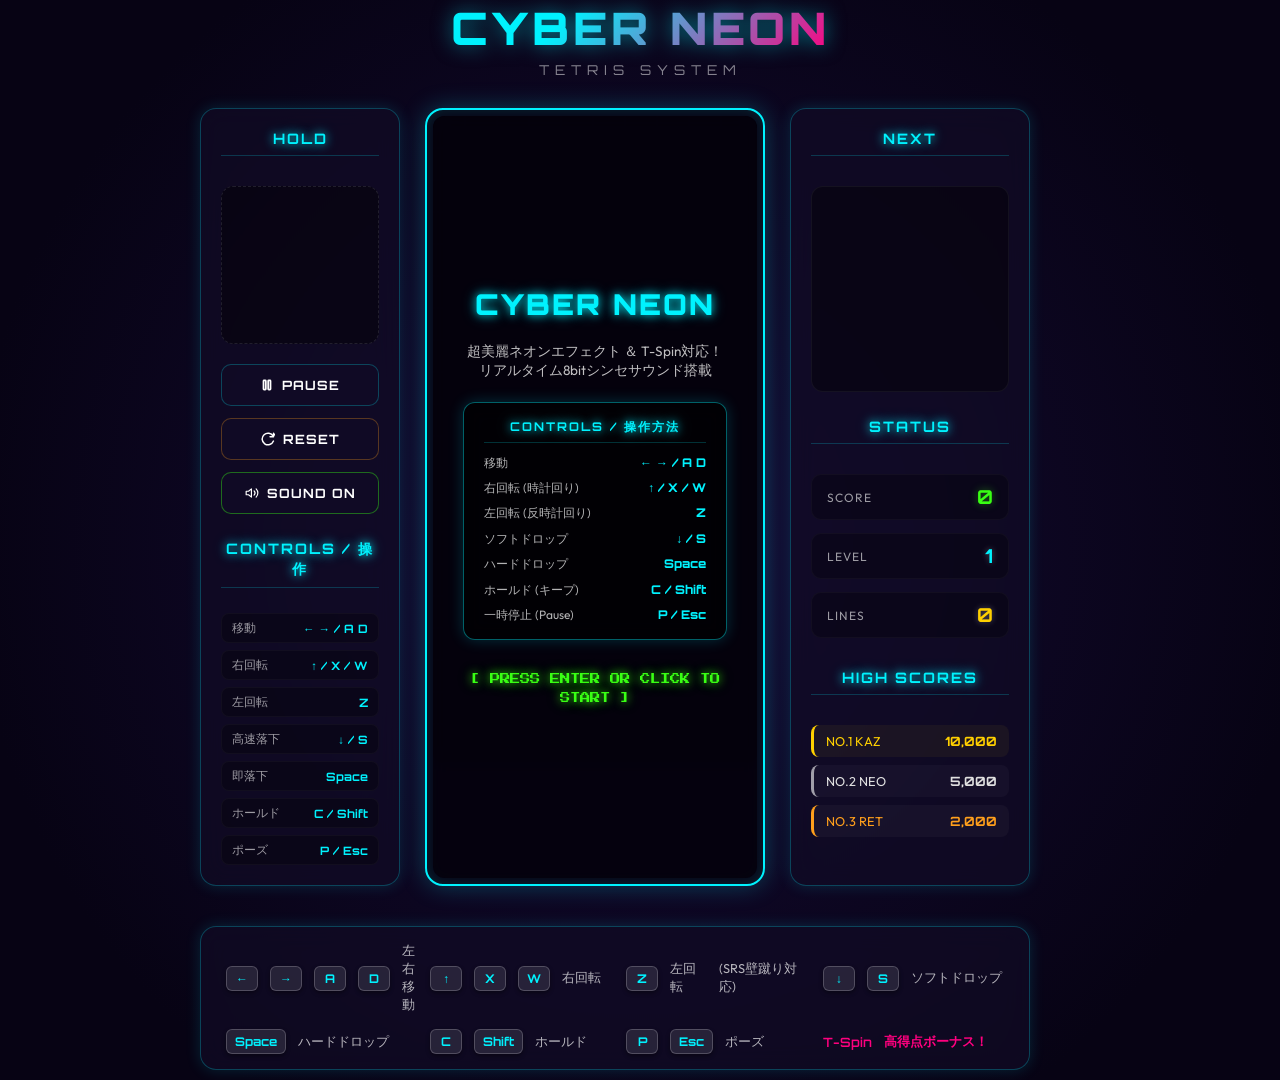
<file: index.html>
<!DOCTYPE html>
<html lang="ja">
<head>
  <meta charset="UTF-8">
  <meta name="viewport" content="width=device-width, initial-scale=1.0">
  <title>CYBER NEON TETRIS - サイバーネオン・テトリス</title>
  <meta name="description" content="T-Spin対応、Web Audio SE、超美麗なサイバーネオンビジュアルを備えたプレミアム・テトリスゲーム。">
  <!-- Google Fonts: Orbitron (SF風), Outfit (全般), Press Start 2P (レトロ感) -->
  <link rel="preconnect" href="https://fonts.googleapis.com">
  <link rel="preconnect" href="https://fonts.gstatic.com" crossorigin>
  <link href="https://fonts.googleapis.com/css2?family=Orbitron:wght@400;700;900&family=Outfit:wght@300;400;600;800&family=Press+Start+2P&display=swap" rel="stylesheet">
  
  <style>
    /* ==========================================================================
       1. DESIGN SYSTEM & BASE STYLES
       ========================================================================== */
    :root {
      --bg-dark: #070314;
      --bg-grid: #0d0824;
      --panel-bg: rgba(18, 12, 38, 0.7);
      --panel-border: rgba(0, 242, 254, 0.25);
      --panel-glow: 0 0 15px rgba(0, 242, 254, 0.15);
      
      /* Neon Accent Colors */
      --cyan: #00f2fe;
      --pink: #ff007f;
      --purple: #9d4edd;
      --blue: #0076ff;
      --orange: #ff9f1c;
      --yellow: #ffd000;
      --green: #39ff14;
      
      /* Neon Glow Text Shadows */
      --text-glow-cyan: 0 0 8px rgba(0, 242, 254, 0.8), 0 0 15px rgba(0, 242, 254, 0.4);
      --text-glow-pink: 0 0 8px rgba(255, 0, 127, 0.8), 0 0 15px rgba(255, 0, 127, 0.4);
      --text-glow-green: 0 0 8px rgba(57, 255, 20, 0.8), 0 0 15px rgba(57, 255, 20, 0.4);
    }

    * {
      box-sizing: border-box;
      margin: 0;
      padding: 0;
    }

    body {
      background-color: var(--bg-dark);
      background-image: 
        radial-gradient(circle at 50% 50%, #150b35 0%, var(--bg-dark) 80%),
        linear-gradient(rgba(255, 255, 255, 0.03) 1px, transparent 1px),
        linear-gradient(90deg, rgba(255, 255, 255, 0.03) 1px, transparent 1px);
      background-size: 100% 100%, 40px 40px, 40px 40px;
      font-family: 'Outfit', sans-serif;
      color: #ffffff;
      min-height: 100vh;
      display: flex;
      flex-direction: column;
      align-items: center;
      justify-content: center;
      overflow-x: hidden;
    }

    /* Header styling with neon flash pulse */
    header {
      text-align: center;
      margin-bottom: 20px;
      z-index: 10;
    }

    h1 {
      font-family: 'Orbitron', sans-serif;
      font-weight: 900;
      font-size: 2.8rem;
      letter-spacing: 4px;
      background: linear-gradient(135deg, var(--cyan) 30%, var(--pink) 100%);
      -webkit-background-clip: text;
      -webkit-text-fill-color: transparent;
      filter: drop-shadow(0 0 10px rgba(0, 242, 254, 0.5));
      animation: neon-pulse 2s infinite alternate;
    }

    .subtitle {
      font-family: 'Orbitron', sans-serif;
      font-size: 0.85rem;
      letter-spacing: 6px;
      color: rgba(255, 255, 255, 0.5);
      text-transform: uppercase;
      margin-top: 5px;
    }

    /* ==========================================================================
       2. LAYOUT & CONTAINERS
       ========================================================================== */
    .game-wrapper {
      display: grid;
      grid-template-columns: 200px 340px 240px;
      gap: 25px;
      max-width: 900px;
      width: 100%;
      padding: 10px;
      z-index: 5;
    }

    /* Glassmorphism Panel base */
    .glass-panel {
      background: var(--panel-bg);
      border: 1px solid var(--panel-border);
      box-shadow: var(--panel-glow);
      border-radius: 16px;
      backdrop-filter: blur(12px);
      -webkit-backdrop-filter: blur(12px);
      padding: 20px;
      display: flex;
      flex-direction: column;
      align-items: center;
      transition: all 0.3s ease;
    }

    .glass-panel:hover {
      border-color: rgba(0, 242, 254, 0.5);
      box-shadow: 0 0 20px rgba(0, 242, 254, 0.25);
    }

    .panel-title {
      font-family: 'Orbitron', sans-serif;
      font-weight: 700;
      font-size: 0.9rem;
      letter-spacing: 2px;
      text-transform: uppercase;
      margin-bottom: 15px;
      color: var(--cyan);
      text-shadow: var(--text-glow-cyan);
      border-bottom: 1px solid rgba(0, 242, 254, 0.2);
      width: 100%;
      text-align: center;
      padding-bottom: 8px;
    }

    /* ==========================================================================
       3. LEFT COLUMN (HOLD & CONTROLS)
       ========================================================================== */
    .left-col {
      gap: 20px;
    }

    .hold-container {
      width: 100%;
      aspect-ratio: 1;
      background: rgba(0, 0, 0, 0.4);
      border-radius: 12px;
      border: 1px dashed rgba(255, 255, 255, 0.1);
      display: flex;
      align-items: center;
      justify-content: center;
      position: relative;
    }

    .hold-canvas {
      width: 100%;
      height: 100%;
    }

    .control-buttons {
      display: flex;
      flex-direction: column;
      width: 100%;
      gap: 12px;
    }

    .btn {
      width: 100%;
      padding: 12px;
      border-radius: 10px;
      border: 1px solid var(--panel-border);
      background: rgba(18, 12, 38, 0.8);
      color: #ffffff;
      font-family: 'Orbitron', sans-serif;
      font-weight: 700;
      font-size: 0.8rem;
      letter-spacing: 1px;
      cursor: pointer;
      transition: all 0.2s cubic-bezier(0.4, 0, 0.2, 1);
      display: flex;
      align-items: center;
      justify-content: center;
      gap: 8px;
    }

    .btn:hover {
      background: var(--cyan);
      color: var(--bg-dark);
      box-shadow: 0 0 15px rgba(0, 242, 254, 0.6);
      transform: translateY(-2px);
      border-color: transparent;
    }

    .btn:active {
      transform: translateY(0);
    }

    .btn-pink {
      border-color: rgba(255, 0, 127, 0.3);
    }
    .btn-pink:hover {
      background: var(--pink);
      color: #ffffff;
      box-shadow: 0 0 15px rgba(255, 0, 127, 0.6);
    }

    .btn-orange {
      border-color: rgba(255, 159, 28, 0.3);
    }
    .btn-orange:hover {
      background: var(--orange);
      color: var(--bg-dark);
      box-shadow: 0 0 15px rgba(255, 159, 28, 0.6);
    }

    /* ==========================================================================
       4. CENTER COLUMN (PLAYFIELD CANVAS)
       ========================================================================== */
    .center-col {
      padding: 6px;
      position: relative;
      background: rgba(9, 6, 22, 0.95);
      border: 2px solid var(--cyan);
      box-shadow: 0 0 25px rgba(0, 242, 254, 0.25), inset 0 0 15px rgba(0, 242, 254, 0.15);
      border-radius: 18px;
      overflow: hidden;
    }

    /* Screen shake class */
    .shake {
      animation: screen-shake 0.15s cubic-bezier(.36,.07,.19,.97) both;
    }

    .board-canvas {
      display: block;
      border-radius: 12px;
      background: #030107;
      width: 324px;
      height: 648px;
    }

    /* Overlay Screens (Start, Pause, Game Over) */
    .overlay-screen {
      position: absolute;
      top: 6px;
      left: 6px;
      right: 6px;
      bottom: 6px;
      border-radius: 12px;
      background: rgba(5, 2, 14, 0.85);
      backdrop-filter: blur(8px);
      -webkit-backdrop-filter: blur(8px);
      display: flex;
      flex-direction: column;
      align-items: center;
      justify-content: center;
      text-align: center;
      z-index: 20;
      opacity: 0;
      pointer-events: none;
      transition: opacity 0.3s ease;
      padding: 30px;
    }

    .overlay-screen.active {
      opacity: 1;
      pointer-events: all;
    }

    .overlay-title {
      font-family: 'Orbitron', sans-serif;
      font-size: 1.8rem;
      font-weight: 900;
      margin-bottom: 20px;
      letter-spacing: 2px;
      text-transform: uppercase;
    }

    .start-title {
      color: var(--cyan);
      text-shadow: var(--text-glow-cyan);
    }

    .gameover-title {
      color: var(--pink);
      text-shadow: var(--text-glow-pink);
    }

    .press-start-msg {
      font-family: 'Press Start 2P', monospace;
      font-size: 0.65rem;
      color: var(--green);
      text-shadow: var(--text-glow-green);
      line-height: 1.8;
      animation: blink 1.2s infinite;
      margin-top: 20px;
      cursor: pointer;
    }

    .stats-summary {
      width: 100%;
      margin: 15px 0;
      padding: 12px;
      background: rgba(255, 255, 255, 0.05);
      border-radius: 8px;
      border: 1px solid rgba(255, 255, 255, 0.1);
    }

    .stats-row {
      display: flex;
      justify-content: space-between;
      margin-bottom: 8px;
      font-size: 0.9rem;
    }
    .stats-row:last-child {
      margin-bottom: 0;
    }
    .stats-val {
      font-family: 'Orbitron', sans-serif;
      font-weight: 700;
      color: var(--yellow);
    }

    /* ==========================================================================
       5. RIGHT COLUMN (NEXT, STATS, HIGH SCORE)
       ========================================================================== */
    .right-col {
      gap: 15px;
    }

    /* NEXT Piece container showing 3 pieces vertically */
    .next-preview-box {
      width: 100%;
      display: flex;
      flex-direction: column;
      gap: 10px;
      align-items: center;
      background: rgba(0, 0, 0, 0.4);
      border-radius: 12px;
      padding: 12px;
      border: 1px solid rgba(255, 255, 255, 0.05);
    }

    .next-canvas {
      width: 100%;
      height: 180px; /* displays 3 pieces vertically */
    }

    .stat-display {
      width: 100%;
      display: flex;
      justify-content: space-between;
      align-items: center;
      background: rgba(0, 0, 0, 0.3);
      padding: 10px 15px;
      border-radius: 10px;
      border: 1px solid rgba(255, 255, 255, 0.03);
      margin-bottom: 5px;
    }
    .stat-display:last-child {
      margin-bottom: 0;
    }

    .stat-label {
      font-size: 0.75rem;
      letter-spacing: 1px;
      text-transform: uppercase;
      color: rgba(255, 255, 255, 0.6);
    }

    .stat-value {
      font-family: 'Orbitron', sans-serif;
      font-size: 1.2rem;
      font-weight: 700;
      color: #ffffff;
      text-shadow: 0 0 6px rgba(255, 255, 255, 0.3);
    }

    .stat-value.score {
      color: var(--green);
      text-shadow: 0 0 8px rgba(57, 255, 20, 0.4);
    }

    /* High score board styling */
    .highscore-list {
      width: 100%;
      display: flex;
      flex-direction: column;
      gap: 8px;
    }

    .highscore-item {
      display: flex;
      justify-content: space-between;
      padding: 8px 12px;
      background: rgba(255, 255, 255, 0.03);
      border-radius: 8px;
      font-size: 0.8rem;
      border-left: 3px solid rgba(255, 255, 255, 0.2);
    }

    .highscore-item.rank-1 {
      border-left-color: var(--yellow);
      background: rgba(255, 208, 0, 0.05);
      color: var(--yellow);
    }
    .highscore-item.rank-2 {
      border-left-color: rgba(255, 255, 255, 0.6);
      color: #e0e0e0;
    }
    .highscore-item.rank-3 {
      border-left-color: var(--orange);
      color: var(--orange);
    }

    .highscore-score {
      font-family: 'Orbitron', sans-serif;
      font-weight: 700;
    }

    /* ==========================================================================
       6. OPERATION GUIDE & RESPONSIVE
       ========================================================================== */
    .controls-guide {
      grid-column: 1 / span 3;
      margin-top: 15px;
      padding: 15px 25px;
      display: grid;
      grid-template-columns: repeat(4, 1fr);
      gap: 15px;
      width: 100%;
    }

    .guide-item {
      display: flex;
      align-items: center;
      gap: 12px;
      font-size: 0.8rem;
      color: rgba(255, 255, 255, 0.7);
    }

    .key-btn {
      background: rgba(255, 255, 255, 0.1);
      border: 1px solid rgba(255, 255, 255, 0.2);
      border-radius: 6px;
      padding: 4px 8px;
      font-family: 'Orbitron', sans-serif;
      font-weight: 700;
      font-size: 0.75rem;
      color: var(--cyan);
      box-shadow: 0 2px 4px rgba(0, 0, 0, 0.4);
      min-width: 32px;
      text-align: center;
    }

    /* Animations */
    @keyframes neon-pulse {
      0% { filter: drop-shadow(0 0 4px rgba(0, 242, 254, 0.4)); }
      100% { filter: drop-shadow(0 0 12px rgba(0, 242, 254, 0.7)); }
    }

    @keyframes blink {
      0%, 100% { opacity: 1; }
      50% { opacity: 0.3; }
    }

    @keyframes screen-shake {
      10%, 90% { transform: translate3d(-2px, 0, 0); }
      20%, 80% { transform: translate3d(3px, 0, 0); }
      30%, 50%, 70% { transform: translate3d(-4px, 0, 0); }
      40%, 60% { transform: translate3d(4px, 0, 0); }
    }

    /* Responsive scaling for mid-size screens */
    @media (max-width: 900px) {
      .game-wrapper {
        grid-template-columns: 1fr 1.2fr;
        max-width: 600px;
        gap: 15px;
      }
      .left-col {
        grid-column: 1;
        grid-row: 2;
      }
      .right-col {
        grid-column: 2;
        grid-row: 2;
      }
      .center-col {
        grid-column: 1 / span 2;
        grid-row: 1;
        justify-self: center;
      }
      .controls-guide {
        grid-column: 1 / span 2;
        grid-template-columns: repeat(2, 1fr);
      }
    }

    @media (max-width: 580px) {
      h1 { font-size: 2rem; }
      .game-wrapper {
        grid-template-columns: 1fr;
        max-width: 340px;
      }
      .left-col, .right-col, .center-col {
        grid-column: 1;
        grid-row: auto;
      }
      .controls-guide {
        grid-column: 1;
        grid-template-columns: 1fr;
      }
    }
  </style>
</head>
<body>

  <header>
    <h1>CYBER NEON</h1>
    <div class="subtitle">TETRIS SYSTEM</div>
  </header>

  <main class="game-wrapper">
    <!-- LEFT PANEL: HOLD & CONTROLS -->
    <section class="glass-panel left-col" style="gap: 15px;">
      <div class="panel-title">HOLD</div>
      <div class="hold-container" style="margin-bottom: 5px;">
        <canvas id="holdCanvas" class="hold-canvas" width="140" height="140"></canvas>
      </div>
      
      <div class="control-buttons">
        <button id="btnPause" class="btn" disabled>
          <svg width="14" height="14" viewBox="0 0 24 24" fill="none" stroke="currentColor" stroke-width="3" stroke-linecap="round" stroke-linejoin="round"><rect x="14" y="4" width="4" height="16" rx="1"></rect><rect x="6" y="4" width="4" height="16" rx="1"></rect></svg>
          PAUSE
        </button>
        <button id="btnReset" class="btn btn-orange" disabled>
          <svg width="14" height="14" viewBox="0 0 24 24" fill="none" stroke="currentColor" stroke-width="2.5" stroke-linecap="round" stroke-linejoin="round"><path d="M21.5 2v6h-6M21.34 15.57a10 10 0 1 1-.57-8.38l5.67-5.67"/></svg>
          RESET
        </button>
        <button id="btnMute" class="btn btn-pink">
          <svg id="muteIcon" width="14" height="14" viewBox="0 0 24 24" fill="none" stroke="currentColor" stroke-width="2" stroke-linecap="round" stroke-linejoin="round"><polygon points="11 5 6 9 2 9 2 15 6 15 11 19 11 5"></polygon><path d="M19.07 4.93a10 10 0 0 1 0 14.14M15.54 8.46a5 5 0 0 1 0 7.07"></path></svg>
          SOUND ON
        </button>
      </div>

      <!-- プレイ中に常時表示される高品位操作ガイド -->
      <div class="panel-title" style="margin-top: 10px; margin-bottom: 10px;">CONTROLS / 操作</div>
      <div style="width: 100%; display: flex; flex-direction: column; gap: 7px; font-size: 0.72rem;">
        <div style="display: flex; justify-content: space-between; align-items: center; background: rgba(0, 0, 0, 0.3); padding: 6px 10px; border-radius: 8px; border: 1px solid rgba(255, 255, 255, 0.03);">
          <span style="color: rgba(255, 255, 255, 0.6);">移動</span>
          <span style="color: var(--cyan); font-weight: bold; font-family: 'Orbitron';">← → / A D</span>
        </div>
        <div style="display: flex; justify-content: space-between; align-items: center; background: rgba(0, 0, 0, 0.3); padding: 6px 10px; border-radius: 8px; border: 1px solid rgba(255, 255, 255, 0.03);">
          <span style="color: rgba(255, 255, 255, 0.6);">右回転</span>
          <span style="color: var(--cyan); font-weight: bold; font-family: 'Orbitron';">↑ / X / W</span>
        </div>
        <div style="display: flex; justify-content: space-between; align-items: center; background: rgba(0, 0, 0, 0.3); padding: 6px 10px; border-radius: 8px; border: 1px solid rgba(255, 255, 255, 0.03);">
          <span style="color: rgba(255, 255, 255, 0.6);">左回転</span>
          <span style="color: var(--cyan); font-weight: bold; font-family: 'Orbitron';">Z</span>
        </div>
        <div style="display: flex; justify-content: space-between; align-items: center; background: rgba(0, 0, 0, 0.3); padding: 6px 10px; border-radius: 8px; border: 1px solid rgba(255, 255, 255, 0.03);">
          <span style="color: rgba(255, 255, 255, 0.6);">高速落下</span>
          <span style="color: var(--cyan); font-weight: bold; font-family: 'Orbitron';">↓ / S</span>
        </div>
        <div style="display: flex; justify-content: space-between; align-items: center; background: rgba(0, 0, 0, 0.3); padding: 6px 10px; border-radius: 8px; border: 1px solid rgba(255, 255, 255, 0.03);">
          <span style="color: rgba(255, 255, 255, 0.6);">即落下</span>
          <span style="color: var(--cyan); font-weight: bold; font-family: 'Orbitron';">Space</span>
        </div>
        <div style="display: flex; justify-content: space-between; align-items: center; background: rgba(0, 0, 0, 0.3); padding: 6px 10px; border-radius: 8px; border: 1px solid rgba(255, 255, 255, 0.03);">
          <span style="color: rgba(255, 255, 255, 0.6);">ホールド</span>
          <span style="color: var(--cyan); font-weight: bold; font-family: 'Orbitron';">C / Shift</span>
        </div>
        <div style="display: flex; justify-content: space-between; align-items: center; background: rgba(0, 0, 0, 0.3); padding: 6px 10px; border-radius: 8px; border: 1px solid rgba(255, 255, 255, 0.03);">
          <span style="color: rgba(255, 255, 255, 0.6);">ポーズ</span>
          <span style="color: var(--cyan); font-weight: bold; font-family: 'Orbitron';">P / Esc</span>
        </div>
      </div>
    </section>

    <!-- CENTER PANEL: PLAYFIELD GRID -->
    <section id="centerCol" class="center-col">
      <canvas id="boardCanvas" class="board-canvas" width="324" height="648"></canvas>
      
      <!-- Start Screen Overlay -->
      <div id="startScreen" class="overlay-screen active">
        <div class="overlay-title start-title">CYBER NEON</div>
        <p style="font-size: 0.85rem; color: rgba(255,255,255,0.75); margin-bottom: 12px; line-height: 1.4;">
          超美麗ネオンエフェクト ＆ T-Spin対応！<br>
          リアルタイム8bitシンセサウンド搭載
        </p>
        
        <!-- ゲーム画面内の美麗な操作ガイド -->
        <div style="background: rgba(0, 0, 0, 0.6); border: 1px solid rgba(0, 242, 254, 0.4); box-shadow: 0 0 15px rgba(0, 242, 254, 0.2); border-radius: 12px; padding: 14px 20px; width: 100%; max-width: 270px; margin: 10px 0; text-align: left; font-size: 0.75rem; line-height: 1.7; backdrop-filter: blur(10px);">
          <div style="text-align: center; font-weight: bold; color: var(--cyan); margin-bottom: 10px; font-family: 'Orbitron'; letter-spacing: 2px; text-shadow: var(--text-glow-cyan); border-bottom: 1px solid rgba(0, 242, 254, 0.2); padding-bottom: 4px;">CONTROLS / 操作方法</div>
          <div style="display: flex; justify-content: space-between; margin-bottom: 5px;">
            <span style="color: rgba(255,255,255,0.7);">移動</span>
            <span style="color: var(--cyan); font-weight: 800; font-family: 'Orbitron';">←  →  /  A  D</span>
          </div>
          <div style="display: flex; justify-content: space-between; margin-bottom: 5px;">
            <span style="color: rgba(255,255,255,0.7);">右回転 (時計回り)</span>
            <span style="color: var(--cyan); font-weight: 800; font-family: 'Orbitron';">↑  /  X  /  W</span>
          </div>
          <div style="display: flex; justify-content: space-between; margin-bottom: 5px;">
            <span style="color: rgba(255,255,255,0.7);">左回転 (反時計回り)</span>
            <span style="color: var(--cyan); font-weight: 800; font-family: 'Orbitron';">Z</span>
          </div>
          <div style="display: flex; justify-content: space-between; margin-bottom: 5px;">
            <span style="color: rgba(255,255,255,0.7);">ソフトドロップ</span>
            <span style="color: var(--cyan); font-weight: 800; font-family: 'Orbitron';">↓  /  S</span>
          </div>
          <div style="display: flex; justify-content: space-between; margin-bottom: 5px;">
            <span style="color: rgba(255,255,255,0.7);">ハードドロップ</span>
            <span style="color: var(--cyan); font-weight: 800; font-family: 'Orbitron';">Space</span>
          </div>
          <div style="display: flex; justify-content: space-between; margin-bottom: 5px;">
            <span style="color: rgba(255,255,255,0.7);">ホールド (キープ)</span>
            <span style="color: var(--cyan); font-weight: 800; font-family: 'Orbitron';">C  /  Shift</span>
          </div>
          <div style="display: flex; justify-content: space-between;">
            <span style="color: rgba(255,255,255,0.7);">一時停止 (Pause)</span>
            <span style="color: var(--cyan); font-weight: 800; font-family: 'Orbitron';">P  /  Esc</span>
          </div>
        </div>

        <div id="btnStart" class="press-start-msg">
          [ PRESS ENTER OR CLICK TO START ]
        </div>
      </div>

      <!-- Pause Screen Overlay -->
      <div id="pauseScreen" class="overlay-screen">
        <div class="overlay-title start-title" style="color: var(--yellow); text-shadow: 0 0 8px rgba(255,208,0,0.8);">PAUSED</div>
        <p style="font-size: 0.8rem; color: rgba(255,255,255,0.6); margin-bottom: 15px;">ゲームは一時停止されています</p>
        <div class="press-start-msg" style="color: var(--yellow); text-shadow: 0 0 8px rgba(255,208,0,0.5);">
          [ PRESS P OR ESC TO RESUME ]
        </div>
      </div>

      <!-- Game Over Screen Overlay -->
      <div id="gameoverScreen" class="overlay-screen">
        <div class="overlay-title gameover-title">GAME OVER</div>
        <div class="stats-summary">
          <div class="stats-row">
            <span>FINAL SCORE</span>
            <span id="finalScoreVal" class="stats-val">0</span>
          </div>
          <div class="stats-row">
            <span>MAX LEVEL</span>
            <span id="finalLevelVal" class="stats-val">1</span>
          </div>
          <div class="stats-row">
            <span>LINES CLEARED</span>
            <span id="finalLinesVal" class="stats-val">0</span>
          </div>
        </div>
        <div id="btnRestart" class="press-start-msg" style="color: var(--pink); text-shadow: var(--text-glow-pink);">
          [ PRESS ENTER TO RESTART ]
        </div>
      </div>
    </section>

    <!-- RIGHT PANEL: NEXT & STATS & HIGH SCORES -->
    <section class="glass-panel right-col">
      <div class="panel-title">NEXT</div>
      <div class="next-preview-box">
        <canvas id="nextCanvas" class="next-canvas" width="140" height="240"></canvas>
      </div>

      <div class="panel-title" style="margin-top: 10px;">STATUS</div>
      <div style="width: 100%; display: flex; flex-direction: column; gap: 8px;">
        <div class="stat-display">
          <span class="stat-label">Score</span>
          <span id="scoreVal" class="stat-value score">0</span>
        </div>
        <div class="stat-display">
          <span class="stat-label">Level</span>
          <span id="levelVal" class="stat-value" style="color: var(--cyan);">1</span>
        </div>
        <div class="stat-display">
          <span class="stat-label">Lines</span>
          <span id="linesVal" class="stat-value" style="color: var(--yellow);">0</span>
        </div>
      </div>

      <div class="panel-title" style="margin-top: 15px;">HIGH SCORES</div>
      <div id="highscoreList" class="highscore-list">
        <!-- populated by JS -->
      </div>
    </section>

    <!-- BOTTOM PANEL: KEYBOARD OPERATION GUIDE -->
    <section class="glass-panel controls-guide">
      <div class="guide-item">
        <span class="key-btn">←</span>
        <span class="key-btn">→</span>
        <span class="key-btn">A</span>
        <span class="key-btn">D</span>
        <span>左右移動</span>
      </div>
      <div class="guide-item">
        <span class="key-btn">↑</span>
        <span class="key-btn">X</span>
        <span class="key-btn">W</span>
        <span>右回転</span>
      </div>
      <div class="guide-item">
        <span class="key-btn">Z</span>
        <span>左回転</span>
        <span>(SRS壁蹴り対応)</span>
      </div>
      <div class="guide-item">
        <span class="key-btn">↓</span>
        <span class="key-btn">S</span>
        <span>ソフトドロップ</span>
      </div>
      <div class="guide-item">
        <span class="key-btn">Space</span>
        <span>ハードドロップ</span>
      </div>
      <div class="guide-item">
        <span class="key-btn">C</span>
        <span class="key-btn">Shift</span>
        <span>ホールド</span>
      </div>
      <div class="guide-item">
        <span class="key-btn">P</span>
        <span class="key-btn">Esc</span>
        <span>ポーズ</span>
      </div>
      <div class="guide-item" style="color: var(--pink); font-weight: 600;">
        <span style="font-family: 'Orbitron';">T-Spin</span>
        <span>高得点ボーナス！</span>
      </div>
    </section>
  </main>

  <!-- ==========================================================================
       7. GAME ENGINE & LOGIC (JAVASCRIPT)
       ========================================================================== */ -->
  <script>
    /* ==========================================================================
       A. AUDIO SYNTHESIZER CLASS (WEB AUDIO API)
       ========================================================================== */
    class SoundSynth {
      constructor() {
        this.ctx = null;
        this.muted = localStorage.getItem('tetris_muted') === 'true';
        this.updateButtonUI();
      }

      init() {
        if (!this.ctx) {
          this.ctx = new (window.AudioContext || window.webkitAudioContext)();
        }
        if (this.ctx.state === 'suspended') {
          this.ctx.resume();
        }
      }

      toggleMute() {
        this.muted = !this.muted;
        localStorage.setItem('tetris_muted', this.muted);
        this.updateButtonUI();
        if (!this.muted) {
          this.init();
          this.playMove(); // Mute解除の合図音
        }
      }

      updateButtonUI() {
        const btn = document.getElementById('btnMute');
        const icon = document.getElementById('muteIcon');
        if (this.muted) {
          btn.style.borderColor = 'rgba(255, 0, 127, 0.4)';
          btn.innerHTML = `<svg width="14" height="14" viewBox="0 0 24 24" fill="none" stroke="currentColor" stroke-width="2" stroke-linecap="round" stroke-linejoin="round"><polygon points="11 5 6 9 2 9 2 15 6 15 11 19 11 5"></polygon><line x1="23" y1="9" x2="17" y2="15"></line><line x1="17" y1="9" x2="23" y2="15"></line></svg> SOUND OFF`;
        } else {
          btn.style.borderColor = 'rgba(57, 255, 20, 0.4)';
          btn.innerHTML = `<svg width="14" height="14" viewBox="0 0 24 24" fill="none" stroke="currentColor" stroke-width="2" stroke-linecap="round" stroke-linejoin="round"><polygon points="11 5 6 9 2 9 2 15 6 15 11 19 11 5"></polygon><path d="M19.07 4.93a10 10 0 0 1 0 14.14M15.54 8.46a5 5 0 0 1 0 7.07"></path></svg> SOUND ON`;
        }
      }

      playTone(freq, type, duration, gainStart, gainEnd = 0.001) {
        if (this.muted) return;
        try {
          this.init();
          const osc = this.ctx.createOscillator();
          const gainNode = this.ctx.createGain();
          
          osc.type = type;
          osc.frequency.setValueAtTime(freq, this.ctx.currentTime);
          
          gainNode.gain.setValueAtTime(gainStart, this.ctx.currentTime);
          gainNode.gain.exponentialRampToValueAtTime(gainEnd, this.ctx.currentTime + duration);
          
          osc.connect(gainNode);
          gainNode.connect(this.ctx.destination);
          
          osc.start();
          osc.stop(this.ctx.currentTime + duration);
        } catch (e) {
          console.error("Web Audio Playback Error", e);
        }
      }

      playMove() {
        this.playTone(280, 'triangle', 0.05, 0.12);
      }

      playRotate() {
        if (this.muted) return;
        try {
          this.init();
          const osc = this.ctx.createOscillator();
          const gainNode = this.ctx.createGain();
          osc.type = 'sine';
          osc.frequency.setValueAtTime(320, this.ctx.currentTime);
          osc.frequency.exponentialRampToValueAtTime(500, this.ctx.currentTime + 0.07);
          
          gainNode.gain.setValueAtTime(0.12, this.ctx.currentTime);
          gainNode.gain.exponentialRampToValueAtTime(0.001, this.ctx.currentTime + 0.07);
          
          osc.connect(gainNode);
          gainNode.connect(this.ctx.destination);
          osc.start();
          osc.stop(this.ctx.currentTime + 0.07);
        } catch (e) {}
      }

      playHold() {
        if (this.muted) return;
        try {
          this.init();
          const osc = this.ctx.createOscillator();
          const gainNode = this.ctx.createGain();
          osc.type = 'triangle';
          osc.frequency.setValueAtTime(180, this.ctx.currentTime);
          osc.frequency.linearRampToValueAtTime(360, this.ctx.currentTime + 0.1);
          
          gainNode.gain.setValueAtTime(0.15, this.ctx.currentTime);
          gainNode.gain.linearRampToValueAtTime(0.001, this.ctx.currentTime + 0.1);
          
          osc.connect(gainNode);
          gainNode.connect(this.ctx.destination);
          osc.start();
          osc.stop(this.ctx.currentTime + 0.1);
        } catch (e) {}
      }

      playLand() {
        this.playTone(90, 'triangle', 0.08, 0.2);
      }

      playLineClear(linesCount) {
        if (this.muted) return;
        try {
          this.init();
          // C major arpeggio
          const notes = [261.63, 329.63, 392.00, 523.25];
          const type = 'square';
          const dur = 0.3;
          
          notes.slice(0, linesCount).forEach((freq, idx) => {
            setTimeout(() => {
              this.playTone(freq * 1.5, type, dur - (idx * 0.04), 0.06);
            }, idx * 60);
          });
        } catch (e) {}
      }

      playTSpin() {
        if (this.muted) return;
        try {
          this.init();
          const osc1 = this.ctx.createOscillator();
          const osc2 = this.ctx.createOscillator();
          const gainNode = this.ctx.createGain();
          
          osc1.type = 'sawtooth';
          osc2.type = 'sine';
          
          osc1.frequency.setValueAtTime(240, this.ctx.currentTime);
          osc1.frequency.exponentialRampToValueAtTime(720, this.ctx.currentTime + 0.35);
          
          osc2.frequency.setValueAtTime(243, this.ctx.currentTime);
          osc2.frequency.exponentialRampToValueAtTime(723, this.ctx.currentTime + 0.35);
          
          gainNode.gain.setValueAtTime(0.12, this.ctx.currentTime);
          gainNode.gain.exponentialRampToValueAtTime(0.001, this.ctx.currentTime + 0.35);
          
          osc1.connect(gainNode);
          osc2.connect(gainNode);
          gainNode.connect(this.ctx.destination);
          
          osc1.start(); osc2.start();
          osc1.stop(this.ctx.currentTime + 0.35); osc2.stop(this.ctx.currentTime + 0.35);
        } catch (e) {}
      }

      playLevelUp() {
        if (this.muted) return;
        try {
          this.init();
          const melody = [523.25, 659.25, 783.99, 1046.50]; // Ascending C major
          melody.forEach((freq, idx) => {
            setTimeout(() => {
              this.playTone(freq, 'sine', 0.2, 0.08);
            }, idx * 100);
          });
        } catch (e) {}
      }

      playGameOver() {
        if (this.muted) return;
        try {
          this.init();
          const melody = [392.00, 349.23, 311.13, 261.63]; // Descending sad tone
          melody.forEach((freq, idx) => {
            setTimeout(() => {
              this.playTone(freq, 'sawtooth', 0.3, 0.08);
            }, idx * 150);
          });
        } catch (e) {}
      }
    }

    const sound = new SoundSynth();

    /* ==========================================================================
       B. TETRIS PIECE DATA & SRS DEFINITIONS
       ========================================================================== */
    const SHAPES = {
      'I': [[0,0,0,0], [1,1,1,1], [0,0,0,0], [0,0,0,0]],
      'O': [[1,1], [1,1]],
      'T': [[0,1,0], [1,1,1], [0,0,0]],
      'S': [[0,1,1], [1,1,0], [0,0,0]],
      'Z': [[1,1,0], [0,1,1], [0,0,0]],
      'J': [[1,0,0], [1,1,1], [0,0,0]],
      'L': [[0,0,1], [1,1,1], [0,0,0]]
    };

    const COLORS = {
      'I': '#00f2fe', // Cyan
      'O': '#ffd000', // Yellow
      'T': '#9d4edd', // Purple
      'S': '#39ff14', // Green
      'Z': '#ff007f', // Red / Pink
      'J': '#0076ff', // Blue
      'L': '#ff9f1c'  // Orange
    };

    // SRS (Super Rotation System) kick offsets.
    // Note: Y coordinates are inverted (+ means DOWN, - means UP) for Canvas.
    const SRS_KICKS = {
      '0->1': [[0,0], [-1,0], [-1,-1], [0,2], [-1,2]],
      '1->2': [[0,0], [1,0], [1,1], [0,-2], [1,-2]],
      '2->3': [[0,0], [1,0], [1,-1], [0,2], [1,2]],
      '3->0': [[0,0], [-1,0], [-1,1], [0,-2], [-1,-2]],
      
      '1->0': [[0,0], [1,0], [1,1], [0,-2], [1,-2]],
      '2->1': [[0,0], [-1,0], [-1,-1], [0,2], [-1,2]],
      '3->2': [[0,0], [-1,0], [-1,1], [0,-2], [-1,-2]],
      '0->3': [[0,0], [1,0], [1,-1], [0,2], [1,2]]
    };

    const SRS_I_KICKS = {
      '0->1': [[0,0], [-2,0], [1,0], [-2,1], [1,-2]],
      '1->2': [[0,0], [-1,0], [2,0], [-1,-2], [2,1]],
      '2->3': [[0,0], [2,0], [-1,0], [2,-1], [-1,2]],
      '3->0': [[0,0], [1,0], [-2,0], [1,2], [-2,-1]],
      
      '1->0': [[0,0], [2,0], [-1,0], [2,-1], [-1,2]],
      '2->1': [[0,0], [1,0], [-2,0], [1,2], [-2,-1]],
      '3->2': [[0,0], [-2,0], [1,0], [-2,1], [1,-2]],
      '0->3': [[0,0], [-1,0], [2,0], [-1,-2], [2,1]]
    };

    /* ==========================================================================
       C. PARTICLE & FLOATING TEXT EFFECT CLASSES
       ========================================================================== */
    class SparkParticle {
      constructor(x, y, color) {
        this.x = x;
        this.y = y;
        this.color = color;
        this.vx = (Math.random() - 0.5) * 7;
        this.vy = (Math.random() - 0.5) * 7;
        this.alpha = 1.0;
        this.decay = Math.random() * 0.02 + 0.015;
        this.size = Math.random() * 3.5 + 1.5;
      }

      update() {
        this.x += this.vx;
        this.y += this.vy;
        this.alpha -= this.decay;
      }

      draw(ctx) {
        ctx.save();
        ctx.globalAlpha = this.alpha;
        ctx.shadowColor = this.color;
        ctx.shadowBlur = 8;
        ctx.fillStyle = this.color;
        ctx.beginPath();
        ctx.arc(this.x, this.y, this.size, 0, Math.PI * 2);
        ctx.fill();
        ctx.restore();
      }
    }

    class FloatingText {
      constructor(text, x, y, color) {
        this.text = text;
        this.x = x;
        this.y = y;
        this.color = color;
        this.vy = -1.2;
        this.alpha = 1.0;
        this.decay = 0.012;
      }

      update() {
        this.y += this.vy;
        this.alpha -= this.decay;
      }

      draw(ctx) {
        ctx.save();
        ctx.globalAlpha = this.alpha;
        ctx.shadowColor = this.color;
        ctx.shadowBlur = 10;
        
        ctx.fillStyle = '#ffffff';
        ctx.strokeStyle = this.color;
        ctx.lineWidth = 3.5;
        ctx.font = 'bold 18px "Orbitron", sans-serif';
        ctx.textAlign = 'center';
        
        ctx.strokeText(this.text, this.x, this.y);
        ctx.fillText(this.text, this.x, this.y);
        ctx.restore();
      }
    }

    /* ==========================================================================
       D. TETRIS ENGINE
       ========================================================================== */
    class TetrisEngine {
      constructor() {
        // Canvases & Contexts
        this.boardCanvas = document.getElementById('boardCanvas');
        this.ctx = this.boardCanvas.getContext('2d');
        
        this.holdCanvas = document.getElementById('holdCanvas');
        this.holdCtx = this.holdCanvas.getContext('2d');
        
        this.nextCanvas = document.getElementById('nextCanvas');
        this.nextCtx = this.nextCanvas.getContext('2d');

        // Dimensions
        this.cols = 10;
        this.rows = 20;
        this.cellSize = 32; // base size
        
        // Game variables
        this.board = Array.from({ length: this.rows }, () => Array(this.cols).fill(0));
        this.score = 0;
        this.level = 1;
        this.lines = 0;
        this.bag = [];
        this.nextPieces = [];
        this.currentPiece = null;
        this.holdPiece = null;
        this.canHold = true;
        this.lastActionRotate = false; // For T-Spin check

        // State Machine
        this.gameState = 'START'; // START, PLAYING, PAUSED, GAMEOVER
        
        // Game loops timing
        this.lastDropTime = 0;
        this.dropInterval = 1000; // ms

        // Visual effects lists
        this.particles = [];
        this.floatingTexts = [];
        
        // High scores loaded
        this.highScores = JSON.parse(localStorage.getItem('tetris_high_scores')) || [
          { name: 'KAZ', score: 10000, level: 5 },
          { name: 'NEO', score: 5000, level: 3 },
          { name: 'RET', score: 2000, level: 2 }
        ];
        this.renderHighScores();

        // Canvas resolution settings (HiDPI support)
        this.resizeCanvases();
      }

      resizeCanvases() {
        // High DPI rendering setup
        const dpr = window.devicePixelRatio || 1;
        
        // Board
        this.boardCanvas.width = 324 * dpr;
        this.boardCanvas.height = 648 * dpr;
        this.ctx.scale(dpr, dpr);
        
        // Hold
        this.holdCanvas.width = 140 * dpr;
        this.holdCanvas.height = 140 * dpr;
        this.holdCtx.scale(dpr, dpr);
        
        // Next
        this.nextCanvas.width = 140 * dpr;
        this.nextCanvas.height = 240 * dpr;
        this.nextCtx.scale(dpr, dpr);
      }

      start() {
        this.board = Array.from({ length: this.rows }, () => Array(this.cols).fill(0));
        this.score = 0;
        this.level = 1;
        this.lines = 0;
        this.bag = [];
        this.nextPieces = [];
        this.currentPiece = null;
        this.holdPiece = null;
        this.canHold = true;
        this.lastActionRotate = false;
        this.particles = [];
        this.floatingTexts = [];
        
        this.updateStatsUI();
        
        // Populate initial next queue
        for (let i = 0; i < 4; i++) {
          this.nextPieces.push(this.generatePiece());
        }
        this.spawnPiece();
        
        this.gameState = 'PLAYING';
        this.lastDropTime = performance.now();
        this.updateDropInterval();
        
        // Hide overlay, activate buttons
        document.getElementById('startScreen').classList.remove('active');
        document.getElementById('gameoverScreen').classList.remove('active');
        document.getElementById('pauseScreen').classList.remove('active');
        document.getElementById('btnPause').removeAttribute('disabled');
        document.getElementById('btnReset').removeAttribute('disabled');
        
        sound.playLevelUp(); // Start melody
      }

      togglePause() {
        if (this.gameState === 'PLAYING') {
          this.gameState = 'PAUSED';
          document.getElementById('pauseScreen').classList.add('active');
        } else if (this.gameState === 'PAUSED') {
          this.gameState = 'PLAYING';
          document.getElementById('pauseScreen').classList.remove('active');
          this.lastDropTime = performance.now();
        }
      }

      gameOver() {
        this.gameState = 'GAMEOVER';
        document.getElementById('btnPause').setAttribute('disabled', 'true');
        document.getElementById('btnReset').setAttribute('disabled', 'true');
        
        // Update Game Over UI
        document.getElementById('finalScoreVal').textContent = this.score;
        document.getElementById('finalLevelVal').textContent = this.level;
        document.getElementById('finalLinesVal').textContent = this.lines;
        document.getElementById('gameoverScreen').classList.add('active');
        
        // Handle High Scores
        this.checkAndSaveHighScore();
        sound.playGameOver();
      }

      checkAndSaveHighScore() {
        const lowestScore = this.highScores[this.highScores.length - 1]?.score || 0;
        if (this.score > lowestScore || this.highScores.length < 3) {
          const name = prompt("ハイスコア達成！ お名前を入力してください (英数3文字):", "YOU") || "YOU";
          const formattedName = name.substring(0, 3).toUpperCase();
          this.highScores.push({ name: formattedName, score: this.score, level: this.level });
          
          // Sort and limit to top 3
          this.highScores.sort((a, b) => b.score - a.score);
          this.highScores = this.highScores.slice(0, 3);
          
          localStorage.setItem('tetris_high_scores', JSON.stringify(this.highScores));
          this.renderHighScores();
        }
      }

      renderHighScores() {
        const container = document.getElementById('highscoreList');
        container.innerHTML = '';
        this.highScores.forEach((item, index) => {
          const row = document.createElement('div');
          row.className = `highscore-item rank-${index + 1}`;
          row.innerHTML = `
            <span>NO.${index + 1} ${item.name}</span>
            <span class="highscore-score">${item.score.toLocaleString()}</span>
          `;
          container.appendChild(row);
        });
      }

      updateDropInterval() {
        // Speeds up as level increases
        // Level 1: 1000ms, Level 10: 100ms, limit at 50ms
        this.dropInterval = Math.max(50, 1000 - (this.level - 1) * 95);
      }

      updateStatsUI() {
        document.getElementById('scoreVal').textContent = this.score.toLocaleString();
        document.getElementById('levelVal').textContent = this.level;
        document.getElementById('linesVal').textContent = this.lines;
      }

      /* ==========================================================================
         TETRIS CORE PHYSICS
         ========================================================================== */
      generatePiece() {
        if (this.bag.length === 0) {
          this.bag = ['I', 'J', 'L', 'O', 'S', 'T', 'Z'];
          // Shuffle bag (7-Bag Random Generator)
          for (let i = this.bag.length - 1; i > 0; i--) {
            const j = Math.floor(Math.random() * (i + 1));
            [this.bag[i], this.bag[j]] = [this.bag[j], this.bag[i]];
          }
        }
        const type = this.bag.pop();
        return {
          type,
          matrix: JSON.parse(JSON.stringify(SHAPES[type])),
          color: COLORS[type],
          x: Math.floor((this.cols - SHAPES[type][0].length) / 2),
          y: type === 'I' ? -1 : 0,
          dir: 0 // orientation index: 0, 1, 2, 3
        };
      }

      spawnPiece() {
        this.currentPiece = this.nextPieces.shift();
        this.nextPieces.push(this.generatePiece());
        this.canHold = true;
        this.lastActionRotate = false;

        // Collision immediately on spawn means Game Over
        if (this.checkCollision(this.currentPiece.matrix, this.currentPiece.x, this.currentPiece.y)) {
          this.gameOver();
        }
      }

      checkCollision(matrix, x, y) {
        for (let r = 0; r < matrix.length; r++) {
          for (let c = 0; c < matrix[r].length; c++) {
            if (matrix[r][c] !== 0) {
              const nextX = x + c;
              const nextY = y + r;
              
              // Wall / Floor boundaries
              if (nextX < 0 || nextX >= this.cols || nextY >= this.rows) {
                return true;
              }
              // Stacked blocks collision (ignore above top spawn line)
              if (nextY >= 0 && this.board[nextY][nextX] !== 0) {
                return true;
              }
            }
          }
        }
        return false;
      }

      moveLeft() {
        if (this.gameState !== 'PLAYING') return;
        if (!this.checkCollision(this.currentPiece.matrix, this.currentPiece.x - 1, this.currentPiece.y)) {
          this.currentPiece.x--;
          this.lastActionRotate = false;
          sound.playMove();
        }
      }

      moveRight() {
        if (this.gameState !== 'PLAYING') return;
        if (!this.checkCollision(this.currentPiece.matrix, this.currentPiece.x + 1, this.currentPiece.y)) {
          this.currentPiece.x++;
          this.lastActionRotate = false;
          sound.playMove();
        }
      }

      softDrop() {
        if (this.gameState !== 'PLAYING') return;
        if (!this.checkCollision(this.currentPiece.matrix, this.currentPiece.x, this.currentPiece.y + 1)) {
          this.currentPiece.y++;
          this.score += 1;
          this.lastActionRotate = false;
          this.lastDropTime = performance.now();
          this.updateStatsUI();
        }
      }

      hardDrop() {
        if (this.gameState !== 'PLAYING') return;
        let dropDistance = 0;
        while (!this.checkCollision(this.currentPiece.matrix, this.currentPiece.x, this.currentPiece.y + 1)) {
          this.currentPiece.y++;
          dropDistance++;
        }
        
        this.score += dropDistance * 2;
        this.lastActionRotate = false;
        
        // Trigger hard drop screen shake
        const colEl = document.getElementById('centerCol');
        colEl.classList.remove('shake');
        void colEl.offsetWidth; // trigger reflow
        colEl.classList.add('shake');
        setTimeout(() => colEl.classList.remove('shake'), 150);

        this.lockPiece();
      }

      rotate(clockwise) {
        if (this.gameState !== 'PLAYING') return;
        if (this.currentPiece.type === 'O') return; // O doesn't rotate

        const originalMatrix = this.currentPiece.matrix;
        const originalDir = this.currentPiece.dir;
        const n = originalMatrix.length;
        
        // Create rotated matrix
        const newMatrix = Array.from({ length: n }, () => Array(n).fill(0));
        if (clockwise) {
          for (let r = 0; r < n; r++) {
            for (let c = 0; c < n; c++) {
              newMatrix[c][n - 1 - r] = originalMatrix[r][c];
            }
          }
        } else {
          for (let r = 0; r < n; r++) {
            for (let c = 0; c < n; c++) {
              newMatrix[n - 1 - c][r] = originalMatrix[r][c];
            }
          }
        }

        const newDir = (originalDir + (clockwise ? 1 : 3)) % 4;
        const kickKey = `${originalDir}->${newDir}`;
        const kickOffsets = this.currentPiece.type === 'I' ? SRS_I_KICKS[kickKey] : SRS_KICKS[kickKey];
        
        // Try each SRS kick offset
        for (let i = 0; i < kickOffsets.length; i++) {
          const [dx, dy] = kickOffsets[i];
          if (!this.checkCollision(newMatrix, this.currentPiece.x + dx, this.currentPiece.y + dy)) {
            this.currentPiece.matrix = newMatrix;
            this.currentPiece.x += dx;
            this.currentPiece.y += dy;
            this.currentPiece.dir = newDir;
            this.lastActionRotate = true;
            sound.playRotate();
            return;
          }
        }
      }

      hold() {
        if (this.gameState !== 'PLAYING' || !this.canHold) return;

        sound.playHold();
        const nextHold = {
          type: this.currentPiece.type,
          matrix: SHAPES[this.currentPiece.type],
          color: COLORS[this.currentPiece.type],
          x: Math.floor((this.cols - SHAPES[this.currentPiece.type][0].length) / 2),
          y: this.currentPiece.type === 'I' ? -1 : 0,
          dir: 0
        };

        if (this.holdPiece === null) {
          this.holdPiece = nextHold;
          this.spawnPiece();
        } else {
          const temp = this.holdPiece;
          this.holdPiece = nextHold;
          this.currentPiece = temp;
        }

        this.canHold = false;
        this.lastActionRotate = false;
      }

      /* ==========================================================================
         LOCK PIECE, T-SPIN RULES, LINE CLEAR ENGINE
         ========================================================================== */
      lockPiece() {
        // Lock the falling tetromino into the grid
        for (let r = 0; r < this.currentPiece.matrix.length; r++) {
          for (let c = 0; c < this.currentPiece.matrix[r].length; c++) {
            if (this.currentPiece.matrix[r][c] !== 0) {
              const boardY = this.currentPiece.y + r;
              const boardX = this.currentPiece.x + c;
              if (boardY >= 0) {
                this.board[boardY][boardX] = this.currentPiece.color;
              }
            }
          }
        }

        sound.playLand();

        // 1. T-Spin detection (3-Corner Rule)
        let isTSpin = false;
        if (this.currentPiece.type === 'T' && this.lastActionRotate) {
          // Center cell coordinates of the T matrix
          const cx = this.currentPiece.x + 1;
          const cy = this.currentPiece.y + 1;
          
          let occupiedCorners = 0;
          const corners = [
            { r: cy - 1, c: cx - 1 }, // Top-Left
            { r: cy - 1, c: cx + 1 }, // Top-Right
            { r: cy + 1, c: cx - 1 }, // Bottom-Left
            { r: cy + 1, c: cx + 1 }  // Bottom-Right
          ];

          corners.forEach(corner => {
            if (corner.r < 0 || corner.r >= this.rows || corner.c < 0 || corner.c >= this.cols || this.board[corner.r][corner.c] !== 0) {
              occupiedCorners++;
            }
          });

          if (occupiedCorners >= 3) {
            isTSpin = true;
          }
        }

        // 2. Identify full lines
        let clearedLines = [];
        for (let r = this.rows - 1; r >= 0; r--) {
          if (this.board[r].every(cell => cell !== 0)) {
            clearedLines.push(r);
          }
        }

        // 3. Score calculation & Event triggers
        const lineCount = clearedLines.length;
        
        if (isTSpin) {
          sound.playTSpin();
          let bonusScore = 0;
          let label = "T-SPIN";
          let color = varToHex('--purple');
          
          if (lineCount === 0) {
            bonusScore = 400 * this.level;
            label = "T-SPIN";
          } else if (lineCount === 1) {
            bonusScore = 800 * this.level;
            label = "T-SPIN SINGLE";
          } else if (lineCount === 2) {
            bonusScore = 1200 * this.level;
            label = "T-SPIN DOUBLE";
            color = varToHex('--pink');
          } else if (lineCount === 3) {
            bonusScore = 1600 * this.level;
            label = "T-SPIN TRIPLE";
            color = varToHex('--cyan');
          }
          
          this.score += bonusScore;
          this.lines += lineCount;
          
          // Spawn floating text for T-Spin
          const absoluteX = (this.currentPiece.x + 1.5) * this.cellSize;
          const absoluteY = (this.currentPiece.y + 0.5) * this.cellSize;
          this.floatingTexts.push(new FloatingText(label, absoluteX, absoluteY, color));
          
        } else if (lineCount > 0) {
          // Regular line clears
          let basePoints = 0;
          let label = "";
          let color = '#ffffff';

          if (lineCount === 1) {
            basePoints = 100;
          } else if (lineCount === 2) {
            basePoints = 300;
            label = "DOUBLE";
            color = varToHex('--cyan');
          } else if (lineCount === 3) {
            basePoints = 500;
            label = "TRIPLE";
            color = varToHex('--orange');
          } else if (lineCount === 4) {
            basePoints = 800; // TETRIS!
            label = "TETRIS";
            color = varToHex('--pink');
          }

          this.score += basePoints * this.level;
          this.lines += lineCount;
          
          sound.playLineClear(lineCount);

          if (label) {
            const absoluteX = 5 * this.cellSize;
            const absoluteY = clearedLines[Math.floor(lineCount / 2)] * this.cellSize;
            this.floatingTexts.push(new FloatingText(label, absoluteX, absoluteY, color));
          }
        }

        // Line Clear Spark Particle spawn & Board adjustment
        if (lineCount > 0) {
          clearedLines.forEach(r => {
            for (let c = 0; c < this.cols; c++) {
              const color = this.board[r][c];
              const px = c * this.cellSize + this.cellSize / 2;
              const py = r * this.cellSize + this.cellSize / 2;
              // Spawn 6 bright particles per cell
              for (let i = 0; i < 6; i++) {
                this.particles.push(new SparkParticle(px, py, color));
              }
            }
          });

          // Animate line clear inside drawing, slice out the line
          clearedLines.forEach(r => {
            this.board.splice(r, 1);
            this.board.unshift(Array(this.cols).fill(0));
          });
        }

        // 4. Level up trigger
        const targetLevel = Math.floor(this.lines / 10) + 1;
        if (targetLevel > this.level) {
          this.level = targetLevel;
          sound.playLevelUp();
          this.floatingTexts.push(new FloatingText(`LEVEL UP: Lvl ${this.level}`, 5 * this.cellSize, 8 * this.cellSize, varToHex('--green')));
          this.updateDropInterval();
        }

        this.updateStatsUI();
        this.spawnPiece();
      }

      /* ==========================================================================
         RENDER ENGINE
         ========================================================================== */
      update(timestamp) {
        if (this.gameState === 'PLAYING') {
          // Automatic gravity fall
          if (timestamp - this.lastDropTime > this.dropInterval) {
            if (!this.checkCollision(this.currentPiece.matrix, this.currentPiece.x, this.currentPiece.y + 1)) {
              this.currentPiece.y++;
              this.lastActionRotate = false;
            } else {
              this.lockPiece();
            }
            this.lastDropTime = timestamp;
          }
        }

        // Update active visual effects
        this.particles.forEach(p => p.update());
        this.particles = this.particles.filter(p => p.alpha > 0);

        this.floatingTexts.forEach(t => t.update());
        this.floatingTexts = this.floatingTexts.filter(t => t.alpha > 0);

        // Draw everything
        this.drawBoard();
        this.drawHold();
        this.drawNext();
      }

      drawBlock(ctx, x, y, color, isGhost = false) {
        const size = this.cellSize;
        ctx.save();
        
        if (isGhost) {
          // Semi-transparent ghost outline
          ctx.globalAlpha = 0.25;
          ctx.strokeStyle = color;
          ctx.lineWidth = 2;
          ctx.strokeRect(x * size + 2, y * size + 2, size - 4, size - 4);
          ctx.fillStyle = color;
          ctx.fillRect(x * size + 4, y * size + 4, size - 8, size - 8);
        } else {
          // Stunning neon block rendering
          ctx.shadowColor = color;
          ctx.shadowBlur = 10;
          ctx.fillStyle = color;
          
          // Outer rounded neon block
          ctx.beginPath();
          ctx.roundRect(x * size + 2, y * size + 2, size - 4, size - 4, 6);
          ctx.fill();

          // Subtle glossy highlight overlay
          ctx.fillStyle = 'rgba(255, 255, 255, 0.2)';
          ctx.fillRect(x * size + 4, y * size + 4, size - 8, size / 3);
        }
        
        ctx.restore();
      }

      drawBoard() {
        this.ctx.clearRect(0, 0, this.boardCanvas.width, this.boardCanvas.height);

        // Subtly draw glowing grid background
        this.ctx.strokeStyle = 'rgba(255, 255, 255, 0.04)';
        this.ctx.lineWidth = 1;
        for (let r = 0; r <= this.rows; r++) {
          this.ctx.beginPath();
          this.ctx.moveTo(0, r * this.cellSize);
          this.ctx.lineTo(this.cols * this.cellSize, r * this.cellSize);
          this.ctx.stroke();
        }
        for (let c = 0; c <= this.cols; c++) {
          this.ctx.beginPath();
          this.ctx.moveTo(c * this.cellSize, 0);
          this.ctx.lineTo(c * this.cellSize, this.rows * this.cellSize);
          this.ctx.stroke();
        }

        // 1. Draw locked blocks on board
        for (let r = 0; r < this.rows; r++) {
          for (let c = 0; c < this.cols; c++) {
            if (this.board[r][c] !== 0) {
              this.drawBlock(this.ctx, c, r, this.board[r][c]);
            }
          }
        }

        // 2. Draw current moving piece & its ghost projection
        if (this.currentPiece && this.gameState === 'PLAYING') {
          // Compute ghost position
          let ghostY = this.currentPiece.y;
          while (!this.checkCollision(this.currentPiece.matrix, this.currentPiece.x, ghostY + 1)) {
            ghostY++;
          }
          
          // Draw Ghost piece first (underneath)
          for (let r = 0; r < this.currentPiece.matrix.length; r++) {
            for (let c = 0; c < this.currentPiece.matrix[r].length; c++) {
              if (this.currentPiece.matrix[r][c] !== 0) {
                const drawY = ghostY + r;
                if (drawY >= 0) {
                  this.drawBlock(this.ctx, this.currentPiece.x + c, drawY, this.currentPiece.color, true);
                }
              }
            }
          }

          // Draw real active piece
          for (let r = 0; r < this.currentPiece.matrix.length; r++) {
            for (let c = 0; c < this.currentPiece.matrix[r].length; c++) {
              if (this.currentPiece.matrix[r][c] !== 0) {
                const drawY = this.currentPiece.y + r;
                if (drawY >= 0) {
                  this.drawBlock(this.ctx, this.currentPiece.x + c, drawY, this.currentPiece.color);
                }
              }
            }
          }
        }

        // 3. Draw particles
        this.particles.forEach(p => p.draw(this.ctx));

        // 4. Draw floating T-spin text
        this.floatingTexts.forEach(t => t.draw(this.ctx));
      }

      drawHold() {
        this.holdCtx.clearRect(0, 0, this.holdCanvas.width, this.holdCanvas.height);
        if (this.holdPiece) {
          const matrix = this.holdPiece.matrix;
          const n = matrix.length;
          
          // Center offset mapping
          const size = 26;
          const offsetX = (140 - n * size) / 2;
          const offsetY = (140 - n * size) / 2;

          this.holdCtx.save();
          this.holdCtx.shadowColor = this.holdPiece.color;
          this.holdCtx.shadowBlur = 10;
          this.holdCtx.fillStyle = this.holdPiece.color;
          
          for (let r = 0; r < n; r++) {
            for (let c = 0; c < matrix[r].length; c++) {
              if (matrix[r][c] !== 0) {
                this.holdCtx.beginPath();
                this.holdCtx.roundRect(offsetX + c * size + 1.5, offsetY + r * size + 1.5, size - 3, size - 3, 5);
                this.holdCtx.fill();
              }
            }
          }
          this.holdCtx.restore();
        }
      }

      drawNext() {
        this.nextCtx.clearRect(0, 0, this.nextCanvas.width, this.nextCanvas.height);
        
        // Show up to 3 next pieces vertically
        const showCount = 3;
        const size = 20; // compact size

        for (let i = 0; i < showCount; i++) {
          const piece = this.nextPieces[i];
          if (!piece) continue;
          
          const matrix = piece.matrix;
          const n = matrix.length;
          
          const offsetX = (140 - n * size) / 2;
          const offsetY = 15 + i * 75; // stack offsets

          this.nextCtx.save();
          this.nextCtx.shadowColor = piece.color;
          this.nextCtx.shadowBlur = 8;
          this.nextCtx.fillStyle = piece.color;

          for (let r = 0; r < n; r++) {
            for (let c = 0; c < matrix[r].length; c++) {
              if (matrix[r][c] !== 0) {
                this.nextCtx.beginPath();
                this.nextCtx.roundRect(offsetX + c * size + 1, offsetY + r * size + 1, size - 2, size - 2, 4);
                this.nextCtx.fill();
              }
            }
          }
          this.nextCtx.restore();
        }
      }
    }

    /* ==========================================================================
       E. INITIALIZATION & CONTROLS SETUP
       ========================================================================== */
    const game = new TetrisEngine();

    // Helper to translate CSS color variables to HEX values for canvas drawing
    function varToHex(variableName) {
      if (variableName === '--cyan') return '#00f2fe';
      if (variableName === '--pink') return '#ff007f';
      if (variableName === '--purple') return '#9d4edd';
      if (variableName === '--green') return '#39ff14';
      if (variableName === '--orange') return '#ff9f1c';
      return '#ffffff';
    }

    // Main Game Frame Loop
    function loop(timestamp) {
      game.update(timestamp);
      requestAnimationFrame(loop);
    }
    requestAnimationFrame(loop);

    // KEYBOARD INPUT BINDINGS
    window.addEventListener('keydown', event => {
      // Spacebar/WASD scrolling default prevention
      if (['Space', 'ArrowUp', 'ArrowDown', 'KeyW', 'KeyS'].includes(event.code) && game.gameState === 'PLAYING') {
        event.preventDefault();
      }

      if (game.gameState === 'START') {
        if (event.code === 'Enter' || event.code === 'Space') {
          game.start();
        }
        return;
      }

      if (game.gameState === 'GAMEOVER') {
        if (event.code === 'Enter') {
          game.start();
        }
        return;
      }

      if (game.gameState === 'PLAYING') {
        switch (event.code) {
          case 'ArrowLeft':
          case 'KeyA':
            game.moveLeft();
            break;
          case 'ArrowRight':
          case 'KeyD':
            game.moveRight();
            break;
          case 'ArrowDown':
          case 'KeyS':
            game.softDrop();
            break;
          case 'ArrowUp':
          case 'KeyX':
          case 'KeyW':
            game.rotate(true); // Rotate Clockwise
            break;
          case 'KeyZ':
            game.rotate(false); // Rotate Counter-Clockwise
            break;
          case 'Space':
            game.hardDrop();
            break;
          case 'KeyC':
          case 'ShiftLeft':
          case 'ShiftRight':
            game.hold();
            break;
          case 'KeyP':
          case 'Escape':
            game.togglePause();
            break;
        }
      } else if (game.gameState === 'PAUSED') {
        if (event.code === 'KeyP' || event.code === 'Escape') {
          game.togglePause();
        }
      }
    });

    // CLICK BINDINGS FOR BUTTON INTERACTION
    document.getElementById('btnStart').addEventListener('click', () => {
      if (game.gameState === 'START') game.start();
    });

    document.getElementById('btnRestart').addEventListener('click', () => {
      if (game.gameState === 'GAMEOVER') game.start();
    });

    document.getElementById('btnPause').addEventListener('click', () => {
      game.togglePause();
    });

    document.getElementById('btnReset').addEventListener('click', () => {
      if (confirm("ゲームをリセットして最初からやり直しますか？")) {
        game.start();
      }
    });

    document.getElementById('btnMute').addEventListener('click', () => {
      sound.toggleMute();
    });

    // Focus state safeguard: clicking canvas resumes audio context
    document.getElementById('boardCanvas').addEventListener('click', () => {
      sound.init();
    });
  </script>
</body>
</html>
</file>
